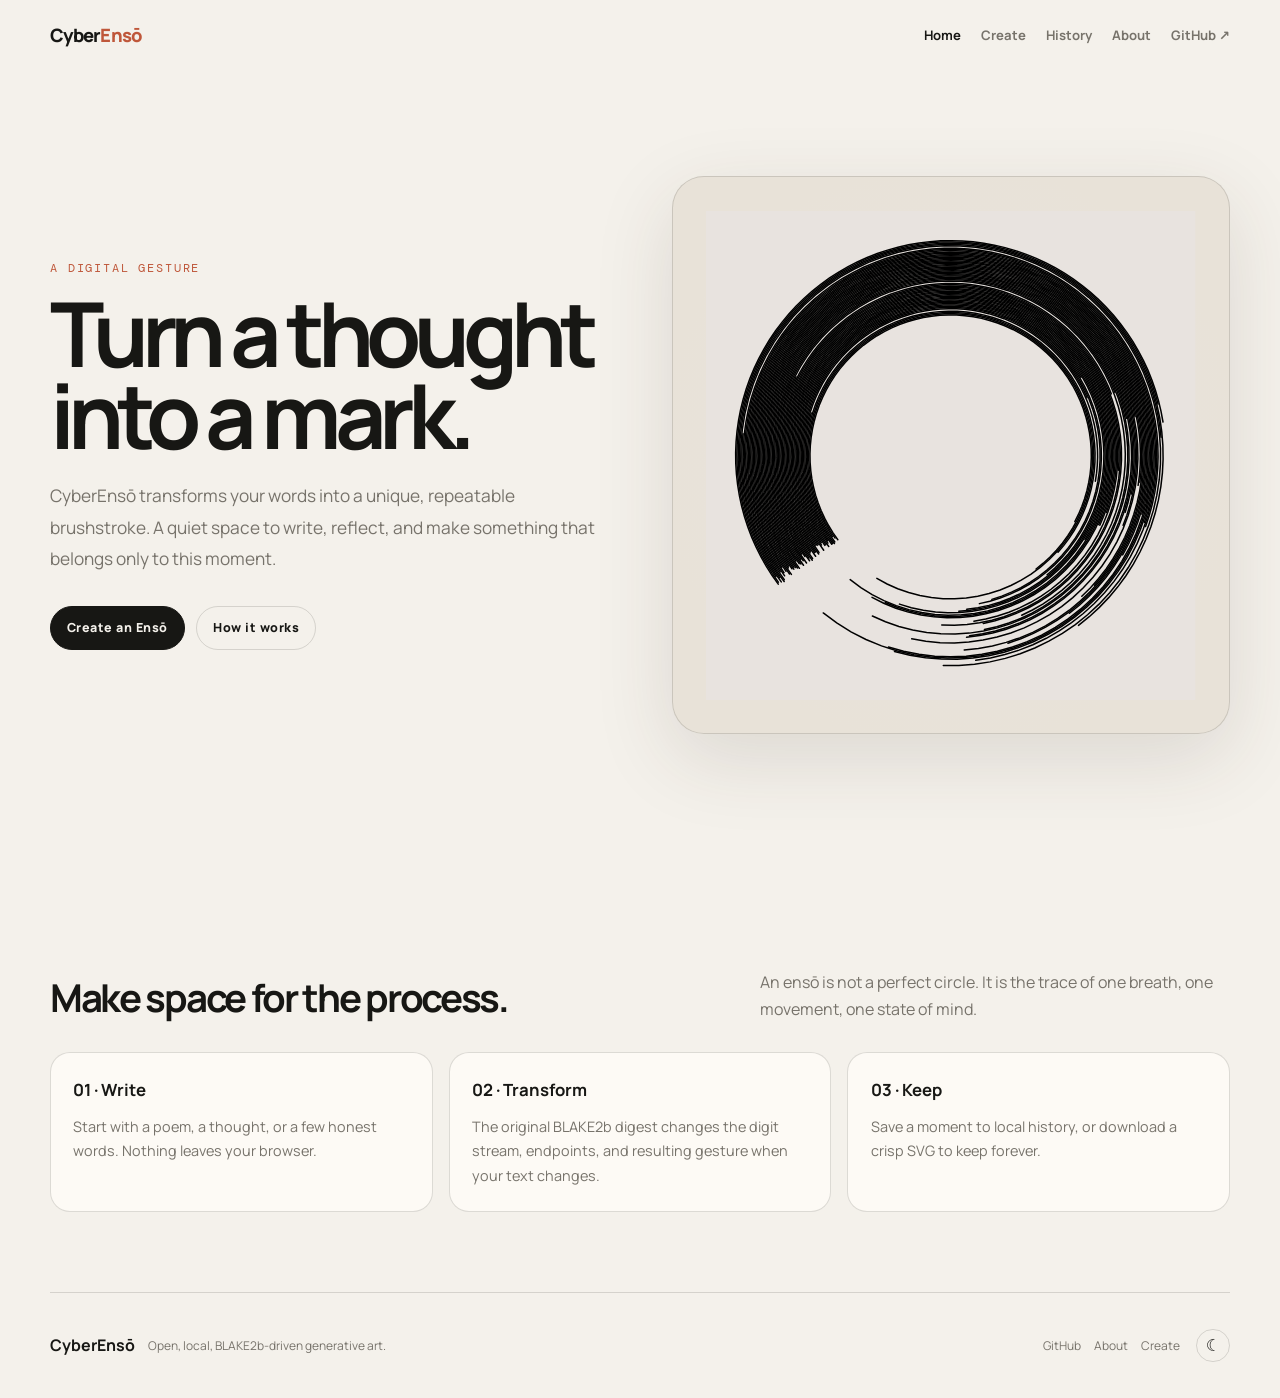
<file: index.html>
<!doctype html>
<html lang="en">
<head>
  <meta charset="utf-8"><meta name="viewport" content="width=device-width, initial-scale=1">
  <meta name="description" content="CyberEnsō turns words into digest-driven digital brushstrokes.">
  <title>CyberEnsō — Make a mark</title><link rel="icon" type="image/png" sizes="32x32" href="assets/favicon-32x32.png"><link rel="apple-touch-icon" href="assets/apple-icon-180x180.png"><link rel="manifest" href="assets/manifest.json"><link rel="stylesheet" href="assets/app.css">
</head>
<body>
  <header class="shell nav"><a class="brand" href="index.html">Cyber<span>Ensō</span></a><button class="menu" aria-label="Toggle navigation">☰</button>  <nav class="nav-links"><a class="active" href="index.html">Home</a><a href="create.html">Create</a><a href="history.html">History</a><a href="about.html">About</a><a href="https://github.com/rushhiii/cyberenso" target="_blank" rel="noreferrer">GitHub ↗</a></nav></header>
  <main>
    <section class="shell hero"><div><p class="eyebrow">A digital gesture</p><h1>Turn a thought into a mark.</h1><p class="lead">CyberEnsō transforms your words into a unique, repeatable brushstroke. A quiet space to write, reflect, and make something that belongs only to this moment.</p><div class="actions"><a class="button" href="create.html">Create an Ensō</a><a class="button ghost" href="about.html">How it works</a></div></div><div class="art-card" id="home-art"></div></section>
    <section class="shell section"><div class="section-head"><h2>Make space for the process.</h2><p>An ensō is not a perfect circle. It is the trace of one breath, one movement, one state of mind.</p></div><div class="cards"><article class="card"><h3>01 · Write</h3><p>Start with a poem, a thought, or a few honest words. Nothing leaves your browser.</p></article><article class="card"><h3>02 · Transform</h3><p>The original BLAKE2b digest changes the digit stream, endpoints, and resulting gesture when your text changes.</p></article><article class="card"><h3>03 · Keep</h3><p>Save a moment to local history, or download a crisp SVG to keep forever.</p></article></div></section>
  </main>
  <footer class="shell footer"><div><strong>CyberEnsō</strong><span>Open, local, BLAKE2b-driven generative art.</span></div><div class="footer-links"><a href="https://github.com/rushhiii/cyberenso" target="_blank" rel="noreferrer">GitHub</a><a href="about.html">About</a><a href="create.html">Create</a><button class="theme-toggle" id="theme-toggle" aria-label="Switch to dark mode" title="Switch to dark mode">☾</button></div></footer>
  <script src="assets/app.js?v=corner7"></script><script>createSvg("A quiet mind makes room").then((svg) => { document.querySelector("#home-art").innerHTML = svg; });</script>
</body>
</html>
</file>
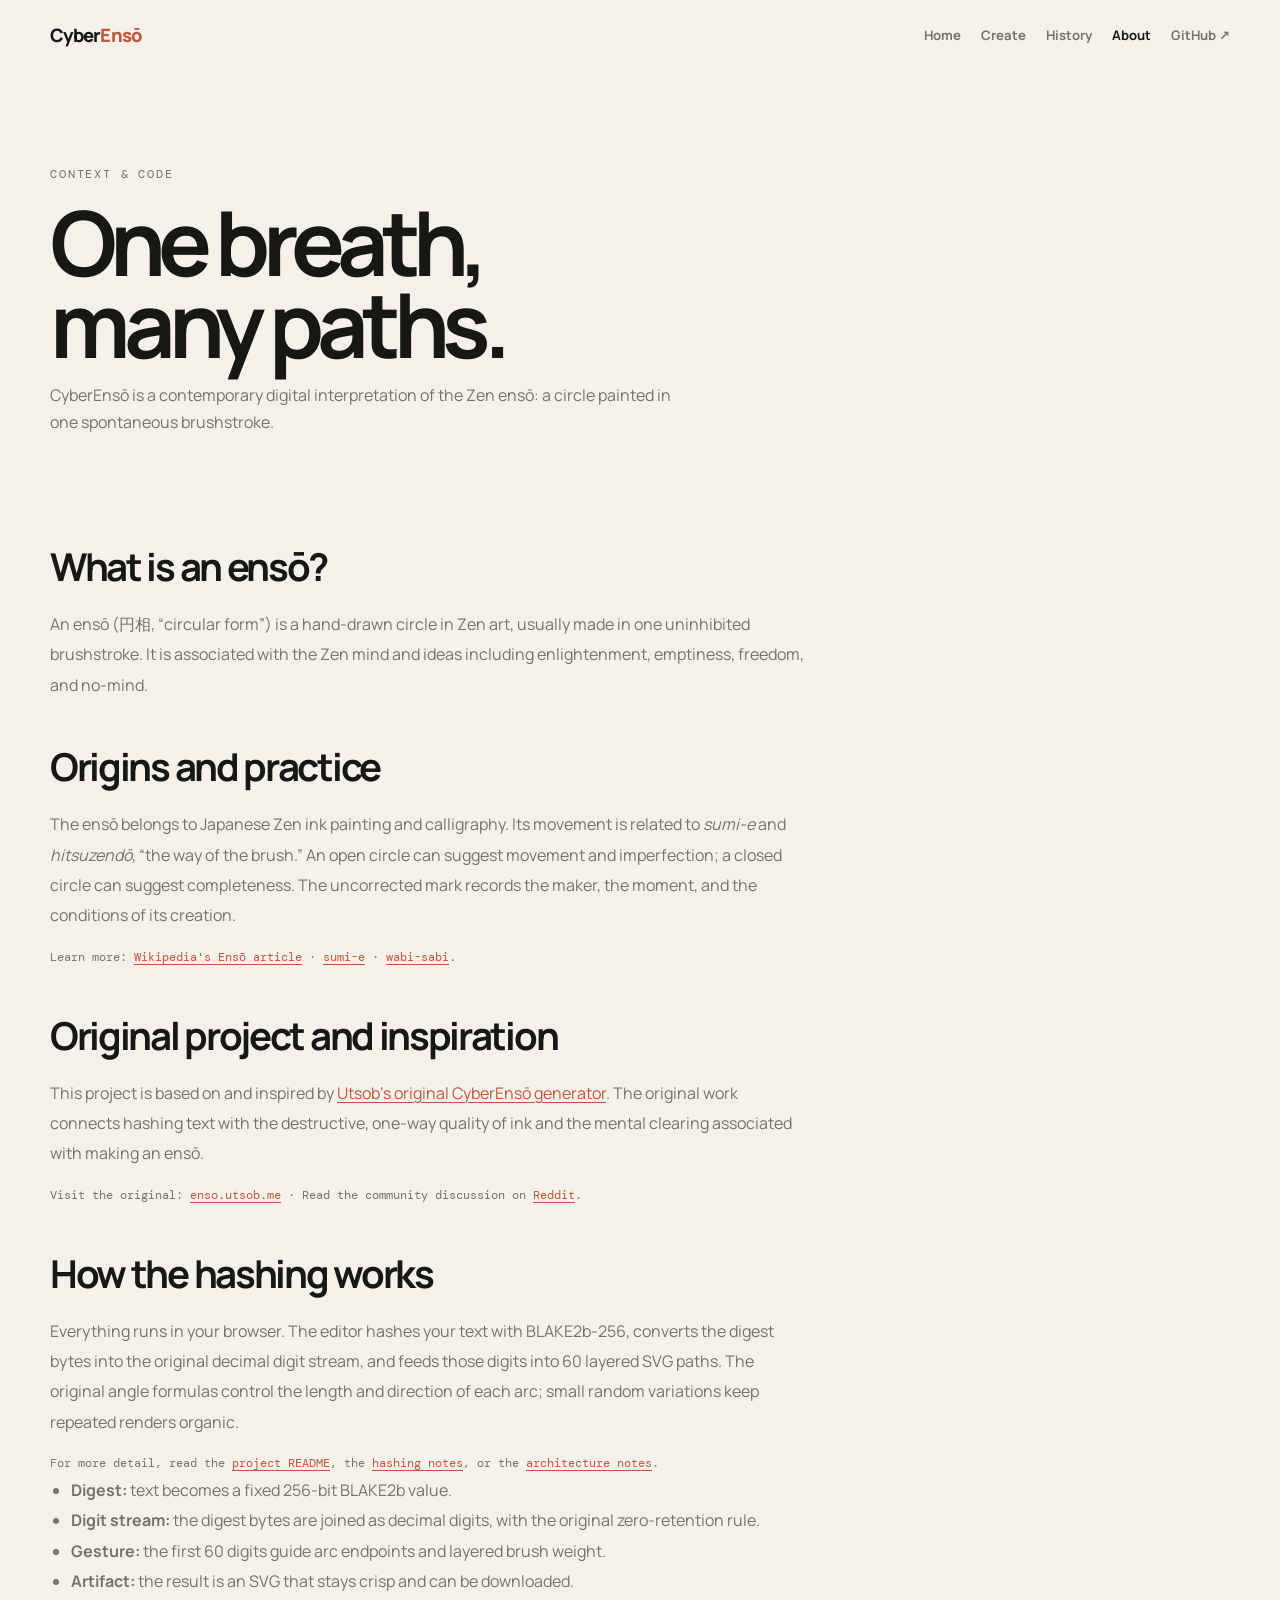
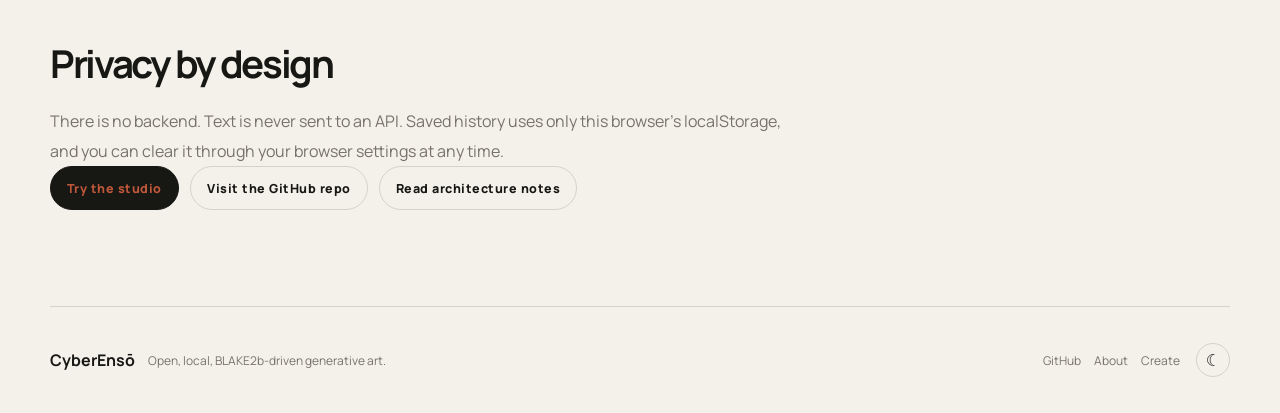
<file: about.html>
<!doctype html>
<html lang="en">
<head><meta charset="utf-8"><meta name="viewport" content="width=device-width, initial-scale=1"><meta name="description" content="Learn about the Ensō and CyberEnsō's hashing logic."><title>About — CyberEnsō</title><link rel="icon" type="image/png" sizes="32x32" href="assets/favicon-32x32.png"><link rel="apple-touch-icon" href="assets/apple-icon-180x180.png"><link rel="manifest" href="assets/manifest.json"><link rel="stylesheet" href="assets/app.css"></head>
<body><header class="shell nav"><a class="brand" href="index.html">Cyber<span>Ensō</span></a><button class="menu" aria-label="Toggle navigation">☰</button><nav class="nav-links"><a href="index.html">Home</a><a href="create.html">Create</a><a href="history.html">History</a><a class="active" href="about.html">About</a><a href="https://github.com/rushhiii/cyberenso" target="_blank" rel="noreferrer">GitHub ↗</a></nav></header>
<main class="shell"><section class="page-title"><p class="eyebrow">Context & code</p><h1>One breath,<br>many paths.</h1><p>CyberEnsō is a contemporary digital interpretation of the Zen ensō: a circle painted in one spontaneous brushstroke.</p></section><article class="prose"><h2>What is an ensō?</h2><p>An ensō (円相, “circular form”) is a hand-drawn circle in Zen art, usually made in one uninhibited brushstroke. It is associated with the Zen mind and ideas including enlightenment, emptiness, freedom, and no-mind.</p><h2>Origins and practice</h2><p>The ensō belongs to Japanese Zen ink painting and calligraphy. Its movement is related to <em>sumi-e</em> and <em>hitsuzendō</em>, “the way of the brush.” An open circle can suggest movement and imperfection; a closed circle can suggest completeness. The uncorrected mark records the maker, the moment, and the conditions of its creation.</p><p class="meta">Learn more: <a href="https://en.wikipedia.org/wiki/Ens%C5%8D" target="_blank" rel="noreferrer">Wikipedia's Ensō article</a> · <a href="https://en.wikipedia.org/wiki/Sumi-e" target="_blank" rel="noreferrer">sumi-e</a> · <a href="https://en.wikipedia.org/wiki/Wabi-sabi" target="_blank" rel="noreferrer">wabi-sabi</a>.</p><h2>Original project and inspiration</h2><p>This project is based on and inspired by <a href="https://enso.utsob.me/" target="_blank" rel="noreferrer">Utsob's original CyberEnsō generator</a>. The original work connects hashing text with the destructive, one-way quality of ink and the mental clearing associated with making an ensō.</p><p class="meta">Visit the original: <a href="https://enso.utsob.me/" target="_blank" rel="noreferrer">enso.utsob.me</a> · Read the community discussion on <a href="https://www.reddit.com/r/generative/comments/r2joz9/an_ens%C5%8D_generator/" target="_blank" rel="noreferrer">Reddit</a>.</p><h2>How the hashing works</h2><p>Everything runs in your browser. The editor hashes your text with BLAKE2b-256, converts the digest bytes into the original decimal digit stream, and feeds those digits into 60 layered SVG paths. The original angle formulas control the length and direction of each arc; small random variations keep repeated renders organic.</p><p class="meta">For more detail, read the <a href="https://github.com/rushhiii/cyberenso/blob/main/README.md" target="_blank" rel="noreferrer">project README</a>, the <a href="docs/HASHING.md">hashing notes</a>, or the <a href="docs/ARCHITECTURE.md">architecture notes</a>.</p><ul><li><strong>Digest:</strong> text becomes a fixed 256-bit BLAKE2b value.</li><li><strong>Digit stream:</strong> the digest bytes are joined as decimal digits, with the original zero-retention rule.</li><li><strong>Gesture:</strong> the first 60 digits guide arc endpoints and layered brush weight.</li><li><strong>Artifact:</strong> the result is an SVG that stays crisp and can be downloaded.</li></ul><h2>Privacy by design</h2><p>There is no backend. Text is never sent to an API. Saved history uses only this browser's localStorage, and you can clear it through your browser settings at any time.</p><div class="actions"><a class="button" href="create.html">Try the studio</a><a class="button ghost" href="https://github.com/rushhiii/cyberenso" target="_blank" rel="noreferrer">Visit the GitHub repo</a><a class="button ghost" href="docs/ARCHITECTURE.md">Read architecture notes</a></div></article></main><footer class="shell footer"><div><strong>CyberEnsō</strong><span>Open, local, BLAKE2b-driven generative art.</span></div><div class="footer-links"><a href="https://github.com/rushhiii/cyberenso" target="_blank" rel="noreferrer">GitHub</a><a href="about.html">About</a><a href="create.html">Create</a><button class="theme-toggle" id="theme-toggle" aria-label="Switch to dark mode" title="Switch to dark mode">☾</button></div></footer><script src="assets/app.js?v=corner7"></script></body></html>
</file>
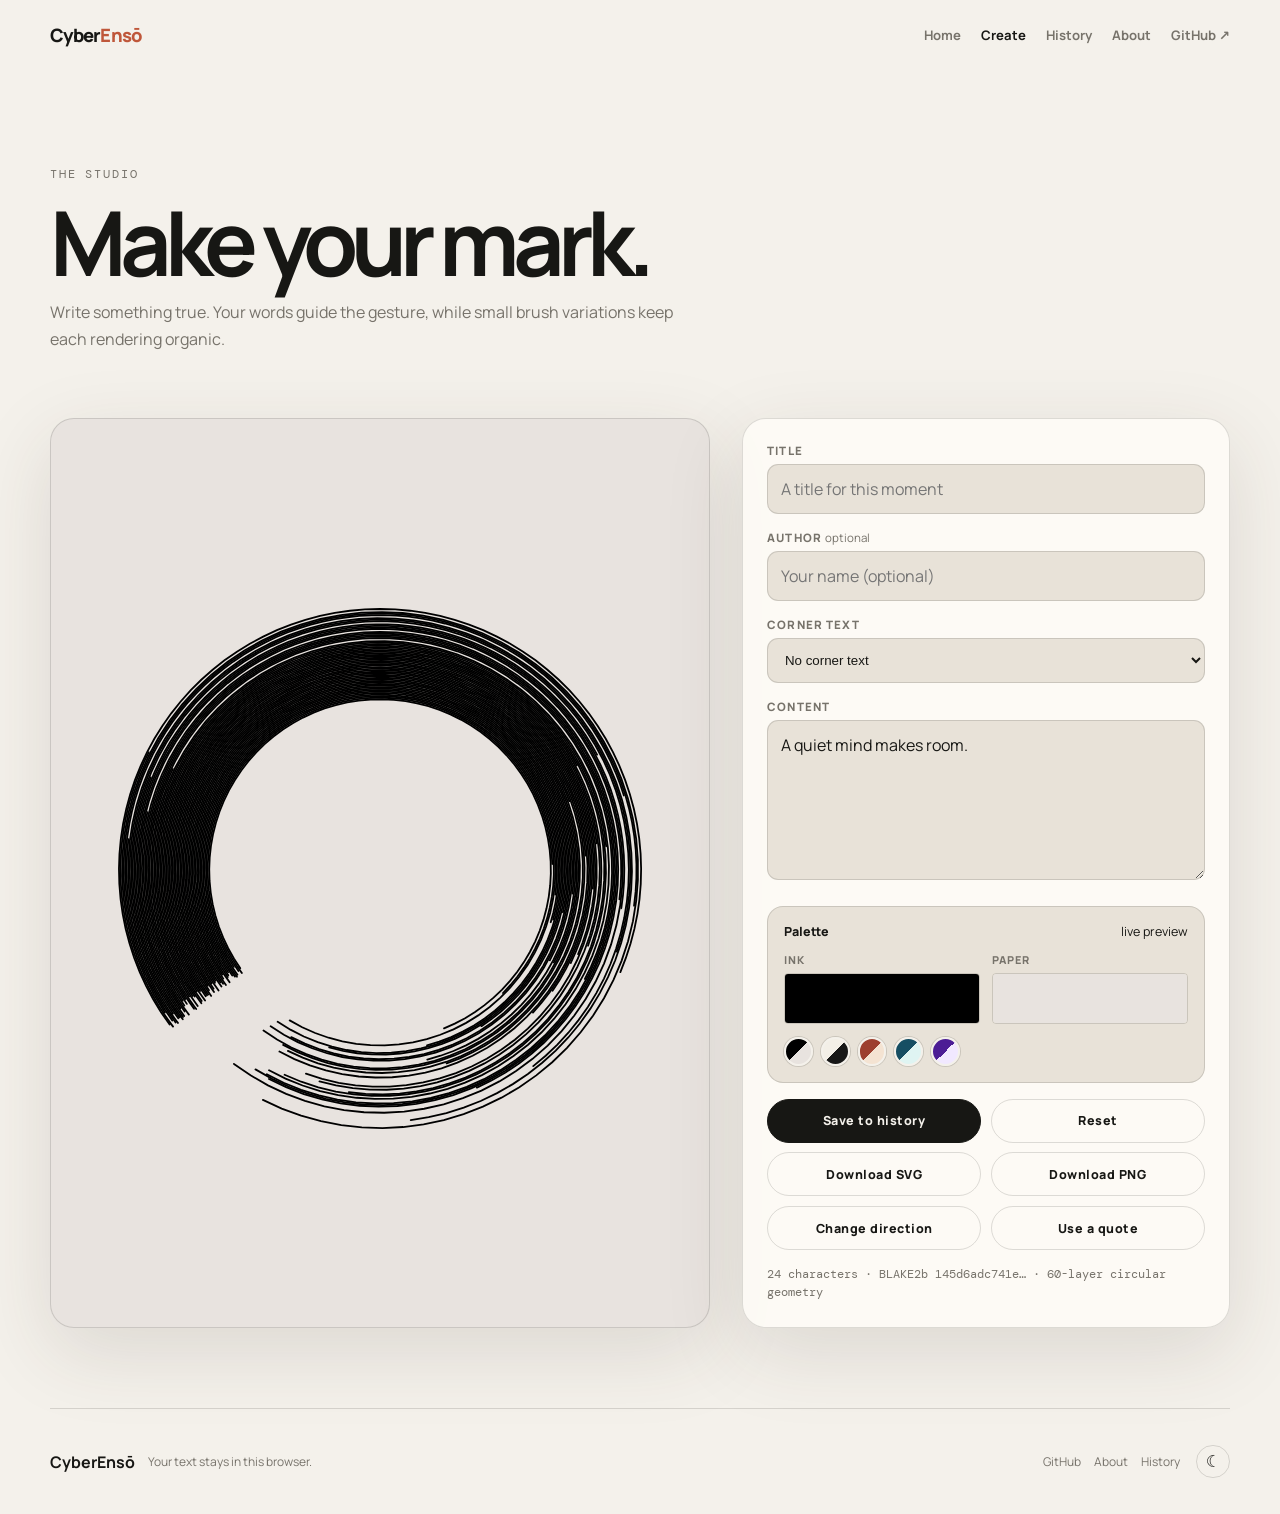
<file: create.html>
<!doctype html>
<html lang="en">

<head>
  <meta charset="utf-8" />
  <meta name="viewport" content="width=device-width, initial-scale=1" />
  <meta name="description" content="Create a digest-driven digital Ensō locally in your browser." />
  <title>Create — CyberEnsō</title>
  <link rel="icon" type="image/png" sizes="32x32" href="assets/favicon-32x32.png" />
  <link rel="apple-touch-icon" href="assets/apple-icon-180x180.png" />
  <link rel="manifest" href="assets/manifest.json" />
  <link rel="stylesheet" href="assets/app.css" />
</head>

<body>
  <header class="shell nav">
    <a class="brand" href="index.html">Cyber<span>Ensō</span></a><button class="menu"
      aria-label="Toggle navigation">☰</button>
    <nav class="nav-links">
      <a href="index.html">Home</a><a class="active" href="create.html">Create</a><a href="history.html">History</a><a
        href="about.html">About</a><a href="https://github.com/rushhiii/cyberenso" target="_blank"
        rel="noreferrer">GitHub ↗</a>
    </nav>
  </header>
  <main class="shell">
    <section class="page-title">
      <p class="eyebrow">The studio</p>
      <h1>Make your mark.</h1>
      <p>
        Write something true. Your words guide the gesture, while small brush
        variations keep each rendering organic.
      </p>
    </section>
    <section class="editor-layout">
      <div class="canvas-card">
        <div id="enso"></div>
      </div>
      <form class="panel" id="editor-form">
        <label for="title">Title</label><input id="title" placeholder="A title for this moment" /><label
          for="author">Author <span class="field-help">optional</span></label><input id="author"
          placeholder="Your name (optional)" /><label for="attribution">Corner text</label><select id="attribution">
          <option value="none">No corner text</option>
          <option value="author">Author only</option>
          <option value="author-title">Author and title</option>
          <option value="author-first">Author and first line</option>
          <option value="author-full">Author and full quote</option>
        </select><label for="content">Content</label><textarea id="content"
          placeholder="Write a poem, thought, or observation...">
A quiet mind makes room.</textarea>
        <div class="color-panel">
          <div class="color-heading">
            <span>Palette</span><span class="field-help">live preview</span>
          </div>
          <div class="color-inputs">
            <label for="ink-color">Ink<input id="ink-color" type="color" value="#000000" /></label><label
              for="paper-color">Paper<input id="paper-color" type="color" value="#e8e3df" /></label>
          </div>
          <div class="palette-presets">
            <button class="swatch" type="button" data-preset='{"ink":"#000000","paper":"#e8e3df"}'
              aria-label="Ink on paper"></button><button class="swatch night" type="button"
              data-preset='{"ink":"#f3efe7","paper":"#171717"}' aria-label="Light ink on night"></button><button
              class="swatch rust" type="button" data-preset='{"ink":"#9d3f2f","paper":"#f4e3d2"}'
              aria-label="Rust on warm paper"></button><button class="swatch ocean" type="button"
              data-preset='{"ink":"#164e63","paper":"#dff4f2"}' aria-label="Ocean palette"></button><button
              class="swatch violet" type="button" data-preset='{"ink":"#4c1d95","paper":"#f1e8ff"}'
              aria-label="Violet palette"></button>
          </div>
        </div>
        <div class="form-actions">
          <button class="button" type="button" id="save">
            Save to history
          </button>
          <button class="button ghost" type="button" id="reset">Reset</button>
          <button class="button ghost" type="button" id="download-svg">
            Download SVG</button><button class="button ghost" type="button" id="download-png">
            Download PNG</button><button class="button ghost" type="button" id="reverse">
            Change direction</button><button class="button ghost" type="button" id="quote">
            Use a quote
          </button>
        </div>
        <p class="meta" id="status"></p>
      </form>
    </section>
  </main>
  <footer class="shell footer">
    <div>
      <strong>CyberEnsō</strong><span>Your text stays in this browser.</span>
    </div>
    <div class="footer-links">
      <a href="https://github.com/rushhiii/cyberenso" target="_blank" rel="noreferrer">GitHub</a><a
        href="about.html">About</a><a href="history.html">History</a><button class="theme-toggle" id="theme-toggle"
        aria-label="Switch to dark mode" title="Switch to dark mode">
        ☾
      </button>
    </div>
  </footer>
  <script src="assets/app.js?v=corner7"></script>
</body>

</html>
</file>
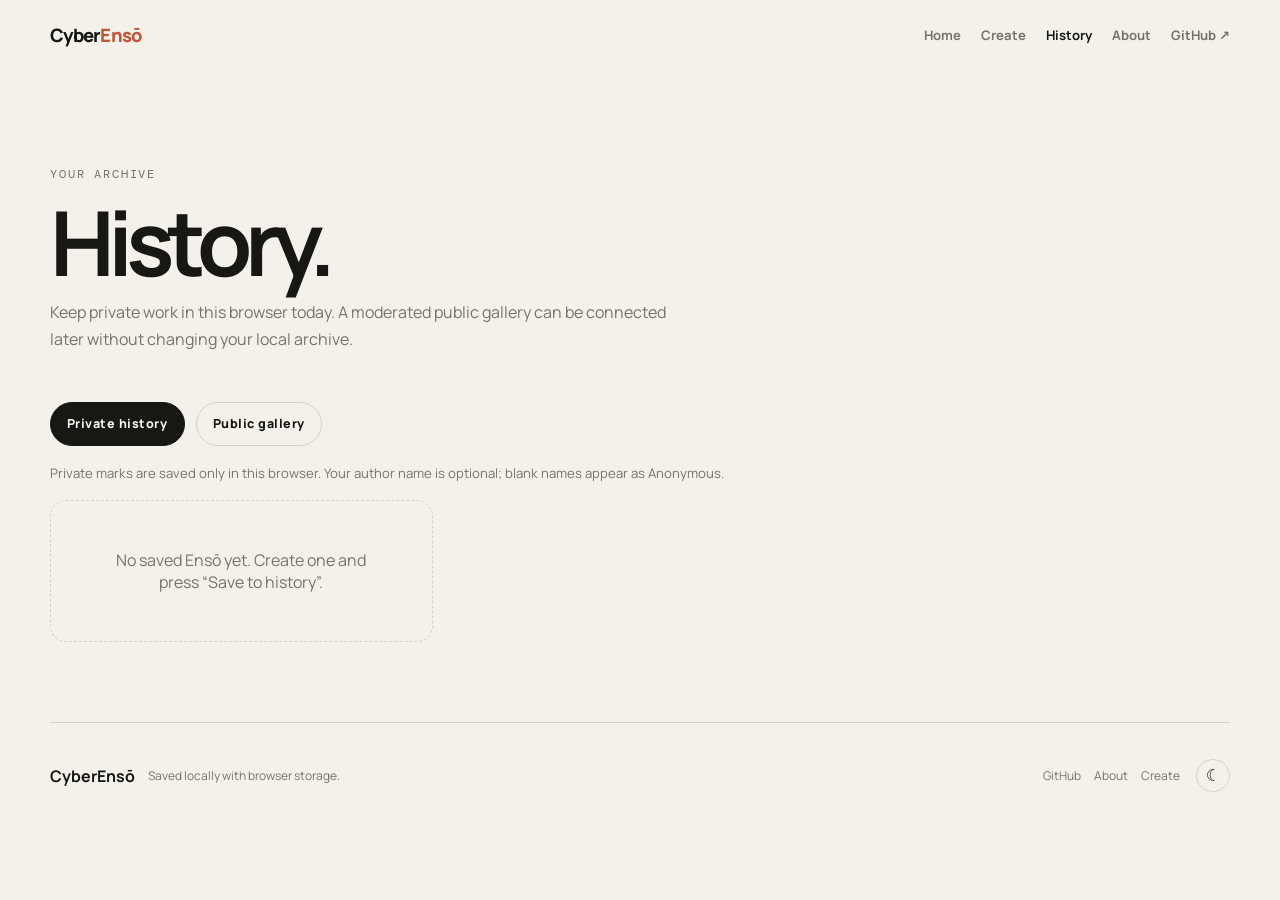
<file: history.html>
<!doctype html>
<html lang="en">
<head><meta charset="utf-8"><meta name="viewport" content="width=device-width, initial-scale=1"><meta name="description" content="Your saved CyberEnsō history."><title>History — CyberEnsō</title><link rel="icon" type="image/png" sizes="32x32" href="assets/favicon-32x32.png"><link rel="apple-touch-icon" href="assets/apple-icon-180x180.png"><link rel="manifest" href="assets/manifest.json"><link rel="stylesheet" href="assets/app.css"></head>
<body><header class="shell nav"><a class="brand" href="index.html">Cyber<span>Ensō</span></a><button class="menu" aria-label="Toggle navigation">☰</button><nav class="nav-links"><a href="index.html">Home</a><a href="create.html">Create</a><a class="active" href="history.html">History</a><a href="about.html">About</a><a href="https://github.com/rushhiii/cyberenso" target="_blank" rel="noreferrer">GitHub ↗</a></nav></header>
<main class="shell"><section class="page-title"><p class="eyebrow">Your archive</p><h1>History.</h1><p>Keep private work in this browser today. A moderated public gallery can be connected later without changing your local archive.</p></section><div class="history-tabs" role="tablist" aria-label="History views"><button class="button" type="button" data-history-view="private" aria-selected="true">Private history</button><button class="button ghost" type="button" data-history-view="public" aria-selected="false">Public gallery</button></div><section id="private-history" role="tabpanel"><p class="history-note">Private marks are saved only in this browser. Your author name is optional; blank names appear as Anonymous.</p><section class="history-grid" id="history-grid"></section></section><section id="public-history" class="public-placeholder" role="tabpanel" hidden><p class="eyebrow">Coming later</p><h2>Public gallery</h2><p>Public submissions are not uploaded yet. When enabled, marks will enter a moderation queue and appear here only after approval. Your name and text will be optional fields.</p><a class="button ghost" href="about.html">Learn about privacy</a></section></main><footer class="shell footer"><div><strong>CyberEnsō</strong><span>Saved locally with browser storage.</span></div><div class="footer-links"><a href="https://github.com/rushhiii/cyberenso" target="_blank" rel="noreferrer">GitHub</a><a href="about.html">About</a><a href="create.html">Create</a><button class="theme-toggle" id="theme-toggle" aria-label="Switch to dark mode" title="Switch to dark mode">☾</button></div></footer><script src="assets/app.js?v=corner7"></script></body></html>
</file>
<file: assets/app.css>
@import url("https://fonts.googleapis.com/css2?family=DM+Mono:wght@400;500&family=Manrope:wght@400;500;600;700;800&display=swap");

:root{--paper:#f4f1eb;--paper-2:#e8e2d8;--ink:#171714;--muted:#77736b;--line:rgba(23,23,20,.14);--accent:#bf573a;--card:rgba(255,253,248,.78);--shadow:0 24px 80px rgba(58,48,37,.13);--enso-paper:#e8e3df;--enso-ink:#000000}
:root[data-theme=dark]{--paper:#171717;--paper-2:#242321;--ink:#f3efe7;--muted:#aaa49a;--line:rgba(243,239,231,.18);--accent:#e27a56;--card:rgba(35,34,31,.82);--shadow:0 24px 80px rgba(0,0,0,.35);--enso-paper:#242321;--enso-ink:#f3efe7}
*{box-sizing:border-box;margin:0;padding:0}
html{background:var(--paper);scroll-behavior:smooth}
body{min-width:320px;background:var(--paper);color:var(--ink);font-family:Manrope,system-ui,sans-serif;-webkit-font-smoothing:antialiased}
a{color:inherit;text-decoration:none}
.prose a,.meta a,.history-note a,.public-placeholder a{color:var(--accent);text-decoration:underline;text-decoration-thickness:1px;text-underline-offset:3px}
.prose a:hover,.meta a:hover,.history-note a:hover,.public-placeholder a:hover{color:var(--ink)}
button,input,textarea{font:inherit}
.shell{width:min(1180px,calc(100% - 2rem));margin:auto}
.nav{display:flex;align-items:center;justify-content:space-between;padding:1.35rem 0}
.brand{font-weight:800;letter-spacing:-.04em;font-size:1.15rem}.brand span{color:var(--accent)}
.nav-links{display:flex;align-items:center;gap:1.25rem;color:var(--muted);font-size:.82rem;font-weight:700}
.nav-links a:hover,.nav-links a.active{color:var(--ink)}
.theme-toggle{display:inline-grid;place-items:center;width:2.1rem;height:2.1rem;border:1px solid var(--line);border-radius:999px;background:transparent;color:var(--ink);cursor:pointer;font-size:1.05rem;line-height:1}
.theme-toggle:hover{background:var(--ink);color:var(--paper)}
.menu{display:none;border:0;background:none;font-size:1.3rem}
.button{display:inline-flex;align-items:center;justify-content:center;min-height:44px;padding:.7rem 1rem;border:1px solid var(--ink);border-radius:999px;background:var(--ink);color:var(--paper);cursor:pointer;font-size:.78rem;font-weight:800;letter-spacing:.04em;text-decoration:none!important;transition:transform .2s,background .2s}
.button:hover{transform:translateY(-2px);background:var(--accent);border-color:var(--accent)}
.button.ghost{background:transparent;color:var(--ink);border-color:var(--line)}.button.ghost:hover{background:var(--ink);color:var(--paper)}
.hero{display:grid;grid-template-columns:1fr 1fr;gap:4rem;align-items:center;min-height:calc(100vh - 5rem);padding:3rem 0 6rem}
.eyebrow{margin-bottom:1rem;color:var(--accent);font-family:"DM Mono",monospace;font-size:.72rem;letter-spacing:.16em;text-transform:uppercase}
h1{max-width:680px;font-size:clamp(3.2rem,7vw,6.8rem);line-height:.92;letter-spacing:-.08em}
h2{font-size:clamp(1.7rem,3vw,2.7rem);letter-spacing:-.06em}h3{font-size:1.05rem}
.lead{max-width:550px;margin:1.5rem 0 2rem;color:var(--muted);font-size:1.08rem;line-height:1.8}
.actions{display:flex;flex-wrap:wrap;gap:.7rem}
.art-card{display:grid;place-items:center;aspect-ratio:1;border:1px solid var(--line);border-radius:2rem;background:radial-gradient(circle,var(--enso-paper) 0,var(--paper-2) 75%);box-shadow:var(--shadow)}
.art-card svg{width:88%;height:88%}
.section{padding:5rem 0}.section-head{display:flex;justify-content:space-between;gap:1rem;align-items:end;margin-bottom:1.8rem}.section-head p{max-width:470px;color:var(--muted);line-height:1.7}
.cards{display:grid;grid-template-columns:repeat(3,1fr);gap:1rem}.card{padding:1.4rem;border:1px solid var(--line);border-radius:1.25rem;background:var(--card);line-height:1.7}.card p{margin-top:.65rem;color:var(--muted);font-size:.9rem}
.page-title{padding:5rem 0 2rem}.page-title p{max-width:650px;margin-top:1rem;color:var(--muted);line-height:1.7}
.page-title .actions{margin-top:1.4rem}
.editor-layout{display:grid;grid-template-columns:minmax(0,1.15fr) minmax(300px,.85fr);gap:2rem;padding:2rem 0 5rem}
.canvas-card{display:grid;place-items:center;min-height:60vh;padding:2rem;border:1px solid var(--line);border-radius:1.5rem;background:var(--enso-paper);box-shadow:var(--shadow)}
#enso{width:min(100%,650px);aspect-ratio:1}#enso svg{width:100%;height:100%}
.panel{padding:1.5rem;border:1px solid var(--line);border-radius:1.5rem;background:var(--card);box-shadow:var(--shadow)}
.panel label{display:block;margin:1rem 0 .4rem;color:var(--muted);font-size:.72rem;font-weight:800;letter-spacing:.1em;text-transform:uppercase}.panel label:first-child{margin-top:0}
input,textarea,select{width:100%;border:1px solid var(--line);border-radius:.7rem;background:var(--paper-2);padding:.8rem;color:var(--ink)}textarea{min-height:10rem;resize:vertical}input:focus,textarea:focus,select:focus{outline:2px solid var(--accent);outline-offset:2px}
.form-actions{display:grid;grid-template-columns:1fr 1fr;gap:.6rem;margin-top:1rem}.form-actions .button{width:100%}
.color-panel{margin-top:1.3rem;padding:1rem;border:1px solid var(--line);border-radius:1rem;background:var(--paper-2)}.color-heading{display:flex;justify-content:space-between;margin-bottom:.8rem;color:var(--ink);font-size:.78rem;font-weight:800}.color-inputs{display:grid;grid-template-columns:1fr 1fr;gap:.7rem}.color-inputs label{margin:0;font-size:.68rem}.color-inputs input[type=color]{display:block;width:100%;height:3.2rem;margin-top:.35rem;padding:0;border:1px solid var(--line);border-radius:.25rem;background:transparent;cursor:pointer;overflow:hidden}.color-inputs input[type=color]::-webkit-color-swatch-wrapper{padding:0}.color-inputs input[type=color]::-webkit-color-swatch{border:0;border-radius:0}.color-inputs input[type=color]::-moz-color-swatch{border:0;border-radius:0}.palette-presets{display:flex;flex-wrap:wrap;gap:.5rem;margin-top:.8rem}.swatch{width:1.8rem;height:1.8rem;border:2px solid var(--paper);border-radius:50%;background:linear-gradient(135deg,#000 0 50%,#e8e3df 50%);box-shadow:0 0 0 1px var(--line);cursor:pointer}.swatch:hover{transform:scale(1.1)}.swatch.night{background:linear-gradient(135deg,#f3efe7 0 50%,#171717 50%)}.swatch.rust{background:linear-gradient(135deg,#9d3f2f 0 50%,#f4e3d2 50%)}.swatch.ocean{background:linear-gradient(135deg,#164e63 0 50%,#dff4f2 50%)}.swatch.violet{background:linear-gradient(135deg,#4c1d95 0 50%,#f1e8ff 50%)}
.meta{margin-top:1rem;color:var(--muted);font: .72rem/1.6 "DM Mono",monospace}
.history-grid{display:grid;grid-template-columns:repeat(3,1fr);gap:1rem;padding:1rem 0 5rem}.history-card{padding:1rem;border:1px solid var(--line);border-radius:1rem;background:var(--card)}.history-card svg{width:100%;border-radius:.7rem;background:var(--paper-2)}.history-card h3{margin-top:.8rem}.history-card p{margin:.35rem 0 1rem;color:var(--muted);font-size:.8rem}.empty{padding:3rem;border:1px dashed var(--line);border-radius:1rem;color:var(--muted);text-align:center}
.history-tabs{display:flex;gap:.7rem;margin:1rem 0}.history-note{color:var(--muted);font-size:.82rem;line-height:1.7}.public-placeholder{max-width:680px;margin:2rem 0 6rem;padding:2rem;border:1px solid var(--line);border-radius:1.25rem;background:var(--card)}.public-placeholder h2{margin-bottom:.8rem}.public-placeholder p:not(.eyebrow){margin-bottom:1.4rem;color:var(--muted);line-height:1.8}.field-help{font-weight:400;letter-spacing:0;text-transform:none}
.prose{max-width:760px;padding:2rem 0 6rem}.prose h2{margin:2.5rem 0 1rem}.prose p,.prose li{color:var(--muted);line-height:1.9}.prose ul{padding-left:1.3rem}
.footer{display:flex;align-items:center;justify-content:space-between;gap:2rem;padding:2.25rem 0;border-top:1px solid var(--line);color:var(--muted);font-size:.75rem}
.footer div{display:flex;align-items:center;gap:.8rem}
.footer strong{color:var(--ink);font-size:1rem}
.footer-links{display:flex;align-items:center;gap:1rem}
.footer a{color:var(--muted)}
.footer a:hover{color:var(--ink)}
.footer .theme-toggle{margin-left:.25rem}
@media(max-width:800px){.hero,.editor-layout{grid-template-columns:1fr;gap:2rem}.hero{padding-top:2rem}.art-card{max-width:600px;margin:auto}.cards,.history-grid{grid-template-columns:1fr 1fr}.canvas-card{min-height:auto}}
@media(max-width:560px){.nav-links{display:none}.nav-links.open{position:absolute;top:4.5rem;right:1rem;left:1rem;z-index:5;display:flex;flex-direction:column;align-items:stretch;padding:1rem;border:1px solid var(--line);border-radius:1rem;background:var(--paper);box-shadow:var(--shadow)}.menu{display:block}.hero{min-height:auto;padding:3rem 0 4rem}h1{font-size:clamp(3.2rem,17vw,5.5rem)}.cards,.history-grid{grid-template-columns:1fr}.section{padding:3.5rem 0}.page-title{padding:3rem 0 1rem}.form-actions{grid-template-columns:1fr}.canvas-card{padding:1rem}}
@media(max-width:560px){.footer{align-items:flex-start;flex-direction:column}.footer div,.footer-links{align-items:flex-start;flex-wrap:wrap}.footer div{flex-direction:column;gap:.3rem}.nav-links{display:none}.nav-links.open{position:absolute;top:4.5rem;right:1rem;left:1rem;z-index:5;display:flex;flex-direction:column;align-items:stretch;padding:1rem;border:1px solid var(--line);border-radius:1rem;background:var(--paper);box-shadow:var(--shadow)}.menu{display:block}.hero{min-height:auto;padding:3rem 0 4rem}h1{font-size:clamp(3.2rem,17vw,5.5rem)}.cards,.history-grid{grid-template-columns:1fr}.section{padding:3.5rem 0}.page-title{padding:3rem 0 1rem}.form-actions{grid-template-columns:1fr}.canvas-card{padding:1rem}}
</file>
